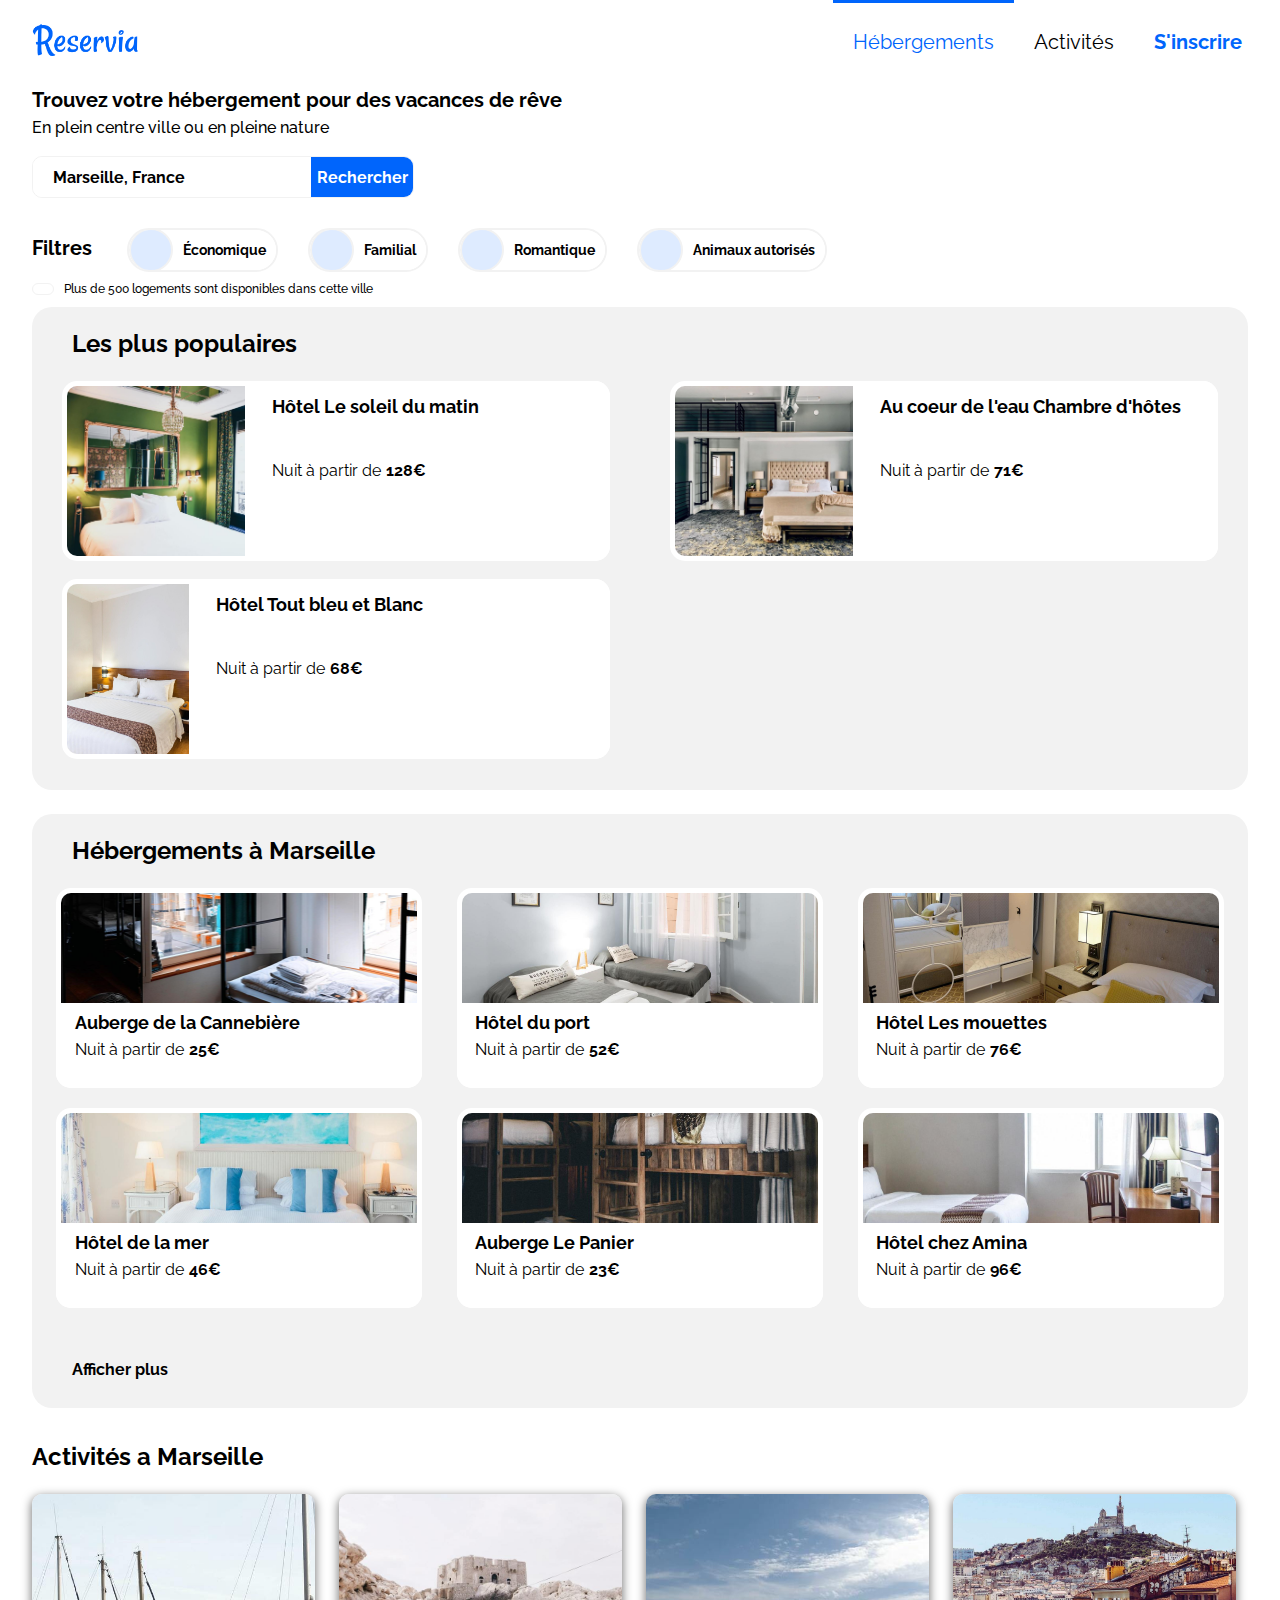
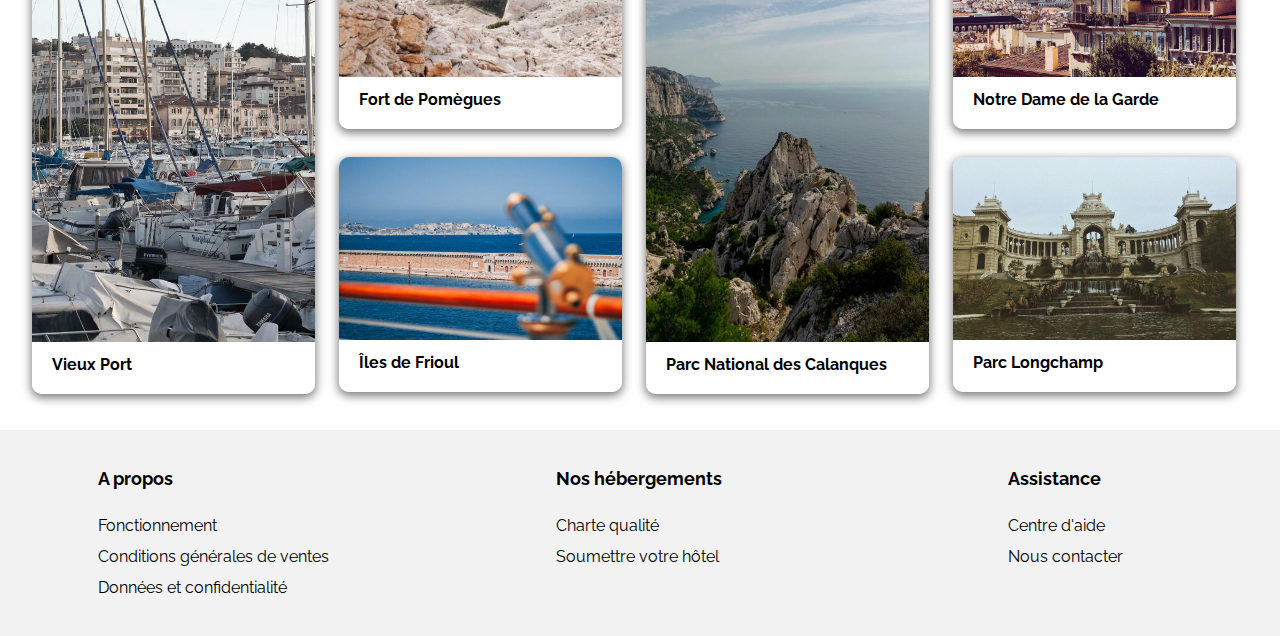
<file: index.html>
<!DOCTYPE html>
<html lang="fr">
  <head>
    <meta charset="utf-8" />
    <meta name="viewport" content="width=device-width,initial-scale=1" />
    <title>Reservia</title>
    <!-- Kits -->

    <link
      rel="stylesheet"
      href="https://cdnjs.cloudflare.com/ajax/libs/font-awesome/5.15.3/css/all.min.css"
      integrity="sha512-iBBXm8fW90+nuLcSKlbmrPcLa0OT92xO1BIsZ+ywDWZCvqsWgccV3gFoRBv0z+8dLJgyAHIhR35VZc2oM/gI1w=="
      crossorigin="anonymous"
    />

    <!-- CSS -->
    <link rel="stylesheet" type="text/css" href="./styles/style.css" />
  </head>
  <body>
    <div class="page">
      <header class="topbar">
        <div class="logo_header">
          <img
            class="logo"
            src="./images/logo/Reservia@3x.png"
            alt="logo Reservia"
          />
        </div>
        <nav>
          <ul>
            <li class="page_active"><a href="#hebergement">Hébergements</a></li>
            <li><a href="#activites"> Activités </a></li>
            <li class="nav_inscrire"><a href="">S'inscrire</a></li>
          </ul>
        </nav>
      </header>
      <section class="intro">
        <h2>Trouvez votre hébergement pour des vacances de rêve</h2>
        <p>En plein centre ville ou en pleine nature</p>
        <form class="form_recherche">
          <i class="fas fa-map-marker-alt"></i>
          <input
            class="input_recherche"
            type="text"
            id="city"
            name="city_name"
            placeholder="Marseille, France"
          />
          <button class="btn_recherche">
            <span>Rechercher</span>
            <i class="fas fa-search"></i>
          </button>
        </form>
        <div class="filtre">
          <h3>Filtres</h3>
          <div class="div_filtre">
            <div class="contenu_filtre">
              <div class="icon_filtre">
                <i class="fas fa-money-bill-wave"></i>
              </div>
              <button>Économique</button>
            </div>
            <div class="contenu_filtre">
              <div class="icon_filtre"><i class="fas fa-child"></i></div>
              <button>Familial</button>
            </div>
            <div class="contenu_filtre">
              <div class="icon_filtre"><i class="fas fa-heart"></i></div>
              <button>Romantique</button>
            </div>
            <div class="contenu_filtre">
              <div class="icon_filtre"><i class="fas fa-dog"></i></div>
              <button>Animaux autorisés</button>
            </div>
          </div>
        </div>
        <div class="information_recherche">
          <i class="fas fa-info"></i>
          <p>Plus de 500 logements sont disponibles dans cette ville</p>
        </div>
      </section>
      <section class="resultat">
        <div class="hebergement">
          <h4>Hébergements à Marseille</h4>
          <div class="heb_grille" id="hebergement">
            <div class="heb_carte">
              <a href="">
                <div class="image">
                  <img
                    src="./images/hebergements/3_medium/auberge_la_cannebiere.jpg"
                    alt="Auberge_la_cannebiere"
                  />
                </div>
                <div class="heb_description_carte">
                  <h5 class="gras heb_titre">Auberge de la Cannebière</h5>
                  <div class="heb_description_nuit">
                    <p>Nuit à partir de</p>
                    <p class="gras prix">25€</p>
                  </div>
                  <div class="avis">
                    <i class="fas fa-star"></i>
                    <i class="fas fa-star"></i>
                    <i class="fas fa-star"></i>
                    <i class="fas fa-star"></i>
                    <i class="fas fa-star gris"></i>
                  </div>
                </div>
              </a>
            </div>
            <div class="heb_carte">
              <a href="">
                <div class="image">
                  <img
                    src="./images/hebergements/3_medium/hotel_port.jpg"
                    alt="Hôtel du port"
                  />
                </div>
                <div class="heb_description_carte">
                  <h5 class="gras heb_titre">Hôtel du port</h5>
                  <div class="heb_description_nuit">
                    <p>Nuit à partir de</p>
                    <p class="gras prix">52€</p>
                  </div>
                  <div class="avis">
                    <i class="fas fa-star"></i>
                    <i class="fas fa-star"></i>
                    <i class="fas fa-star"></i>
                    <i class="fas fa-star"></i>
                    <i class="fas fa-star"></i>
                  </div>
                </div>
              </a>
            </div>
            <div class="heb_carte">
              <a href="">
                <div class="image">
                  <img
                    src="./images/hebergements/3_medium/hotel_les_mouettes.jpg"
                    alt="hotel les mouettes"
                  />
                </div>
                <div class="heb_description_carte">
                  <h5 class="gras heb_titre">Hôtel Les mouettes</h5>
                  <div class="heb_description_nuit">
                    <p>Nuit à partir de</p>
                    <p class="gras prix">76€</p>
                  </div>
                  <div class="avis">
                    <i class="fas fa-star"></i>
                    <i class="fas fa-star"></i>
                    <i class="fas fa-star"></i>
                    <i class="fas fa-star"></i>
                    <i class="fas fa-star gris"></i>
                  </div>
                </div>
              </a>
            </div>
            <div class="heb_carte">
              <a href="">
                <div class="image">
                  <img
                    src="./images/hebergements/3_medium/hotel_de_la_mer.jpg"
                    alt="hotel de la mer"
                  />
                </div>
                <div class="heb_description_carte">
                  <h5 class="gras heb_titre">Hôtel de la mer</h5>
                  <div class="heb_description_nuit">
                    <p>Nuit à partir de</p>
                    <p class="gras prix">46€</p>
                  </div>
                  <div class="avis">
                    <i class="fas fa-star"></i>
                    <i class="fas fa-star"></i>
                    <i class="fas fa-star"></i>
                    <i class="fas fa-star gris"></i>
                    <i class="fas fa-star gris"></i>
                  </div>
                </div>
              </a>
            </div>
            <div class="heb_carte">
              <a href="">
                <div class="image">
                  <img
                    src="./images/hebergements/3_medium/auberge_le_panier.jpg"
                    alt="auberge le panier"
                  />
                </div>
                <div class="heb_description_carte">
                  <h5 class="gras heb_titre">Auberge Le Panier</h5>
                  <div class="heb_description_nuit">
                    <p>Nuit à partir de</p>
                    <p class="gras prix">23€</p>
                  </div>
                  <div class="avis">
                    <i class="fas fa-star"></i>
                    <i class="fas fa-star"></i>
                    <i class="fas fa-star"></i>
                    <i class="fas fa-star"></i>
                    <i class="fas fa-star gris"></i>
                  </div>
                </div>
              </a>
            </div>
            <div class="heb_carte">
              <a href="">
                <div class="image">
                  <img
                    src="./images/hebergements/3_medium/hotel_chez_amina.jpg"
                    alt="hotel chez amina"
                  />
                </div>
                <div class="heb_description_carte">
                  <h5 class="gras heb_titre">Hôtel chez Amina</h5>
                  <div class="heb_description_nuit">
                    <p>Nuit à partir de</p>
                    <p class="gras prix">96€</p>
                  </div>
                  <div class="avis">
                    <i class="fas fa-star"></i>
                    <i class="fas fa-star"></i>
                    <i class="fas fa-star"></i>
                    <i class="fas fa-star"></i>
                    <i class="fas fa-star"></i>
                  </div>
                </div>
              </a>
            </div>
          </div>
            <p class="gras affiche_plus">Afficher plus</p>
        </div>
        <div class="populaire">
          <div class="pop_div">
            <h4>Les plus populaires</h4>
            <i class="fas fa-chart-line" aria-hidden="true"></i>
          </div>
          <div class="pop_grille">
            <div class="pop_carte">
              <a href="">
                <img
                  src="./images/hebergements/3_medium/hotel_le_soleil_du_matin.jpg"
                  alt="hotel le soleil du matin"
                />
                <div class="pop_description_carte">
                  <h5 class="gras pop_titre">Hôtel Le soleil du matin</h5>
                  <div class="pop_description_nuit">
                    <p>Nuit à partir de</p>
                    <p class="gras prix">128€</p>
                  </div>
                  <div class="avis pop_avis">
                    <i class="fas fa-star"></i>
                    <i class="fas fa-star"></i>
                    <i class="fas fa-star"></i>
                    <i class="fas fa-star"></i>
                    <i class="fas fa-star"></i>
                  </div>
                </div>
              </a>
            </div>
            <div class="pop_carte">
              <a href="">
                <img
                  src="./images/hebergements/3_medium/au_coeur_de-leau_chambre_dhotes.jpg"
                  alt="au coeur de l'eau chambre d'hôtes"
                />
                <div class="pop_description_carte">
                  <h5 class="gras pop_titre">
                    Au coeur de l'eau Chambre d'hôtes
                  </h5>
                  <div class="pop_description_nuit">
                    <p>Nuit à partir de</p>
                    <p class="gras prix">71€</p>
                  </div>
                  <div class="avis pop_avis">
                    <i class="fas fa-star"></i>
                    <i class="fas fa-star"></i>
                    <i class="fas fa-star"></i>
                    <i class="fas fa-star"></i>
                    <i class="fas fa-star gris"></i>
                  </div>
                </div>
              </a>
            </div>
            <div class="pop_carte">
              <a href="">
                <img
                  src="./images/hebergements/3_medium/hotel_tout_bleu_et_blanc.jpg"
                  alt="Hôtel Tout bleu et Blanc"
                />
                <div class="pop_description_carte">
                  <h5 class="gras pop_titre">Hôtel Tout bleu et Blanc</h5>
                  <div class="pop_description_nuit">
                    <p>Nuit à partir de</p>
                    <p class="gras prix">68€</p>
                  </div>
                  <div class="avis pop_avis">
                    <i class="fas fa-star"></i>
                    <i class="fas fa-star"></i>
                    <i class="fas fa-star"></i>
                    <i class="fas fa-star"></i>
                    <i class="fas fa-star gris"></i>
                  </div>
                </div>
              </a>
            </div>
          </div>
        </div>
      </section>
      <section class="activites" id="activites">
        <h4>Activités a Marseille</h4>
        <div class="activites_grid">
          <div class="image_2_hauteur">
            <a href="">
              <img
                src="./images/activites/3_medium/vieux_port.jpg"
                alt="Vieux Port"
              />
              <div class="desc_activites">
                <h5 class="gras">Vieux Port</h5>
              </div>
            </a>
          </div>
          <div class="act_image">
            <div class="image_1_hauteur">
              <a href="">
                <img
                  src="./images/activites/3_medium/fort_de_pomegues.jpg"
                  alt="Fort de Pomègues"
                />
                <div class="desc_activites gras">
                  <h5 class="gras">Fort de Pomègues</h5>
                </div>
              </a>
            </div>
            <div class="image_1_hauteur">
              <a href="">
                <img
                  src="./images/activites/3_medium/iles_de_frioul.jpg"
                  alt="Îles de Frioul"
                />
                <div class="desc_activites gras">
                  <h5 class="gras">Îles de Frioul</h5>
                </div>
              </a>
            </div>
          </div>

          <div class="image_2_hauteur">
            <a href="">
              <img
                src="./images/activites/3_medium/parc_national_des_calanques.jpg"
                alt="Parc National des Calanques"
              />
              <div class="desc_activites gras">
                <h5 class="gras">Parc National des Calanques</h5>
              </div>
            </a>
          </div>
          <div class="act_image">
            <div class="image_1_hauteur">
              <a href="">
                <img
                  src="./images/activites/3_medium/notre_dame_de_la_garde.jpg"
                  alt="Notre Dame de la Garde"
                />
                <div class="desc_activites gras">
                  <h5 class="gras">Notre Dame de la Garde</h5>
                </div>
              </a>
            </div>
            <div class="image_1_hauteur">
              <a href="">
                <img
                  src="./images/activites/3_medium/parc_longchamp.jpg"
                  alt="Parc Longchamp"
                />
                <div class="desc_activites gras">
                  <h5 class="gras">Parc Longchamp</h5>
                </div>
              </a>
            </div>
          </div>
        </div>
      </section>
    </div>
    <footer>
      <div class="footer_propos">
        <p class="footer_titre gras">A propos</p>
        <a href="">Fonctionnement</a>
        <a href="">Conditions générales de ventes</a>
        <a href="">Données et confidentialité</a>
      </div>
      <div class="footer_hebergement">
        <p class="footer_titre gras">Nos hébergements</p>
        <a href="">Charte qualité</a>
        <a href="">Soumettre votre hôtel</a>
      </div>
      <div class="footer_assistance">
        <p class="footer_titre gras">Assistance</p>
        <a href="">Centre d'aide</a>
        <a href="">Nous contacter</a>
      </div>
    </footer>
  </body>
</html>
</file>
<file: styles/style.css>
/* ! Reset CSS !*/

html,
body,
div,
h1,
h2,
h3,
h4,
h5,
h6,
p,
a,
img,
i,
ul,
li,
form,
label,
aside,
footer,
header,
menu,
nav,
section {
  margin: 0;
  padding: 0;
  border: 0;
  font-size: 100%;
  font: inherit;
  vertical-align: baseline;
}
/* HTML5 display-role reset for older browsers */

aside,
footer,
header,
nav,
section {
  display: block;
}
body {
  line-height: 1;
}
ol,
ul {
  list-style: none;
}

/* ? End Reset Css */
/* Font Face */

@font-face {
  font-family: "Raleway";
  src: url("../font/Raleway-VariableFont_wght.ttf") format("truetype");
}

@font-face {
  font-family: "Raleway_2";
  src: url("../font/Raleway-Bold.ttf") format("truetype");
}

/* Général */

body,
p {
  font-family: "Raleway", serif;
}

.page {
  margin: 0% 2.5%;
}

/* Header (NavBar) */

.topbar {
  display: flex;
  flex-direction: row;
  top: 0;
  position: fixed;
  width: 100%;
  height: 80px;
  background-color: white;
  z-index: 1000;
}

.logo_header {
  width: 20%;
}
.logo {
  height: 50px;
  margin: 15px 15px 15px 0px;
}

nav {
  display: flex;
  justify-content: flex-end;

  width: 80%;
  margin-right: 5%;
}
nav ul {
  display: flex;
  flex-direction: row;
  margin-right: 50px;
  align-items: center;
}
nav li {
  padding: 29px 20px;
  color: black;
  font-size: 20px;
  border-top: 3px solid transparent;
}

.page_active { 
  color: #0065fc;
  border-top: 3px solid #0065fc;
}

.page_active a{ 
  color: #0065fc;
}

.nav_inscrire {
  color: #0065fc;
  font-family: "Raleway_2", serif;
}

nav a {
  text-decoration: none;
}
nav a:visited {
  color: inherit;
}

li:hover {
  color: #0065fc;
  border-top: 3px solid #0065fc;
  cursor: pointer;
}

li:hover a{
  color: #0065fc;
}

/* Introduction */
h2 {
  font-family: "Raleway_2", serif;
  padding: 10px 0px;
  font-size: 20px;
}

.intro {
  margin-top: 80px;
}

.intro p {
  font-size: 16px;
  font-weight: 500;
}

a,
a:visited {
  text-decoration: none;
  color: inherit;
}
/* Formulaire recherche de ville */

.form_recherche {
  width: 380px;
  height: 40px;
  overflow: hidden;
  border: 1px solid #f2f2f2;
  border-radius: 10px;
  margin-top: 20px;
}

.form_recherche i {
  font-size: 18px;
  width: 40px;
  height: 20px;
  margin: 0;
  background-color: #f2f2f2;
  padding: 10px 0px 10px 0px;
  text-align: center;
}

.input_recherche {
  position: relative;
  width: 210px;
  height: 20px;
  border: 0;
  margin: 0;
  padding: 10px 0px 10px 20px;
  font-family: "Raleway_2", serif;
  color: black;
  outline-width: 0;
  font-size: 16px;
}

.input_recherche::placeholder {
  font-family: "Raleway_2", serif;
  font-size: 16px;
  color: black;
}

.btn_recherche {
  display: block;
  position: relative;
  float: right;
  width: 102px;
  height: 40px;
  font-size: 16px;
  color: white;
  background-color: #0065fc;
  border: 0;
  outline-width: 0;
  cursor: pointer;
}

button {
  font-family: "Raleway_2", serif;
  font-size: 14px;
}

form button:active {
  border: 0px;
  text-decoration: none;
}

.fa-search {
  display: none;
}

/* Filtres de la recherche */

.filtre {
  display: flex;
  flex-direction: row;
  margin-top: 30px;
}

.filtre h3 {
  padding: 10px 20px 10px 0px;
  font-family: "Raleway_2", serif;
  font-size: 20px;
}

.div_filtre {
  display: flex;
  flex-direction: row;
  width: 100%;
  height: 40px;
}

.div_filtre div {
  display: flex;
  height: 40px;
  overflow: hidden;
  background-color: white;
  border: 2px solid #f2f2f2;
  border-radius: 30px;
  margin: 0px 15px;
}

.contenu_filtre:hover {
  border: 2px solid #0065fc;
}

.div_filtre .icon_filtre {
  position: relative;
  background-color: #deebff;
  width: 40px;
  height: 40px;
  border-radius: 30px;
  align-self: center;
  align-items: center;
  margin: 0;
}

.div_filtre .icon_filtre i {
  position: absolute;
  color: #0065fc;
  width: 40px;
  text-align: center;
}

.div_filtre div button {
  position: relative;
  height: 40px;
  background-color: white;
  border: none;
  padding: 1px 10px;
  margin: 0;
  outline-width: 0;
  cursor: pointer;
}

/* Information */

.information_recherche {
  display: flex;
  flex-direction: row;
  margin-top: 15px;
}

.information_recherche i {
  background-color: white;
  color: #0065fc;
  font-size: 14px;
  border-radius: 30px;
  border: 1px solid #f2f2f2;
  text-align: center;
  padding: 5px 10px;
}

.information_recherche p {
  display: flex;
  font-size: 12px;
  margin-left: 10px;
  align-items: center;
}

/* Section Résultats */

.resultat {
  display: flex;
}

h4 {
  font-family: "Raleway_2", serif;
  font-size: 24px;
  padding: 25px 0 25px 40px;
}

.gras {
  font-family: "Raleway_2", serif;
}

.prix {
  padding-left: 5px;
}

.avis {
  font-size: 14px;
  color: #0065fc;
}

.avis i {
  margin: 0% -0.5%;
}

.avis .gris {
  color: #f2f2f2;
}

/* Partie Hébergements et Populaires */

.hebergement,
.populaire {
  background-color: #f2f2f2;
  border-radius: 20px;
  padding-bottom: 40px;
}

.heb_titre,
.pop_titre {
  font-size: 18px;
}

.heb_carte:hover,
.pop_carte:hover {
  box-shadow: 0 3px 10px 1px #7e7e7e;
  transition: 300ms;
}

/* Partie Hébergements */

.hebergement {
  width: 65%;
  margin: 1% 0% 1% 0%;
}

#hebergement:target {
  padding-top: 160px;
  margin-top: -160px;
}

.heb_grille {
  display: grid;

  justify-items: center;
  grid-gap: 5% 3%;
  grid-template-columns: repeat(3, minmax(100px, 33.3%));
  padding: 0 2%;
}

.heb_carte {
  width: 100%;
  height: 200px;
  background-color: white;
  border-radius: 15px;
  overflow: hidden;
}

.hebergement .image {
  width: calc(100% - 10px);
  height: 250px;
  border-radius: 10px 10px 10px 10px;
  margin: 5px;
  overflow: hidden;
}

.image img {
  width: 100%;
  height: 100%;
  object-fit: cover;
  position: relative;
  top: -100px;
}

.heb_description_carte {
  background-color: white;
  display: block;
  position: relative;
  top: -145px;
  padding: 3% 0 5% 5%;
}

.heb_description_nuit {
  display: flex;
  flex-direction: row;
  padding: 10px 0%;
}

.affiche_plus {
  padding: 5px 40px;
  margin-top: 50px;
}

/* Partie Populaire */

.populaire {
  width: 35%;
  margin: 1% 1% 1% 3%;
}

.pop_div {
  display: flex;
  flex-direction: row;
  justify-content: space-between;
  padding-right: 40px;
}

.pop_div i {
  padding: 25px 0;
  font-size: 22px;
}

.populaire img {
  width: 200px;
  padding: 5px;
  border-radius: 15px 0px 0px 15px;
  z-index: 0;
  object-fit: cover;
}

.pop_grille {
  display: grid;
  justify-items: center;
  grid-gap: 5% 0%;
  grid-template-columns: repeat(1, minmax(100px, 100%));
}

.pop_carte {
  width: 90%;
  height: 150px;
  background-color: white;
  border-radius: 15px;
  overflow: hidden;
  display: flex;
  flex-direction: row;
}

.pop_carte a {
  width: 100%;
  display: flex;
  flex-direction: row;
}

.pop_description_carte {
  background-color: white;
  display: block;
  position: relative;
  padding: 3% 0% 0% 5%;
  margin-left: -5%;
  width: 100%;
}

.pop_titre {
  height: 40%;
  padding-right: 5px;
}

.pop_description_nuit {
  display: flex;
  flex-direction: row;
  height: 40%;
}

.pop_avis {
  height: 10%;
}

/* Partie Activités */
.activites {
  padding-top: 0;
}

#activites:target {
  padding-top: 80px;
  margin-top: -80px;
}

.activites h4 {
  padding: 25px 0 5px 0px;
}

.activites_grid {
  display: grid;
  grid-gap: 0 2%;
  grid-template-columns: repeat(4, minmax(100px, 25%));
  padding: 20px 1% 10px 0px;
  justify-items: center;
}

.act_image{
  width: 100%;
}

.image_2_hauteur,
.image_1_hauteur {
  width: 100%;
  border-radius: 10px;
  overflow: hidden;
  margin: 0px;
}

.image_1_hauteur,
.image_2_hauteur {
  box-shadow: 0 3px 10px 1px #7e7e7e;
}

.image_1_hauteur {
  height: 235px;
  margin-bottom: 28px;
}

.image_2_hauteur {
  height: 500px;
}

.image_1_hauteur img {
  width: 100%;
  height: 100%;
  object-fit: cover;
  position: relative;
  top: -35px;
}

.image_2_hauteur img {
  width: 100%;
  height: 100%;
  object-fit: cover;
  position: relative;
  top: -45px;
}
.desc_activites {
  width: 100%;
  height: 40px;
  background-color: white;
  display: block;
  position: relative;
  padding: 15px 20px;
}

.desc_activites {
  top: -55px;
}

/* Footer */
footer {
  display: grid;

  justify-items: center;
  grid-gap: 0;
  grid-template-columns: repeat(3, minmax(100px, 33.3%));
  padding: 40px 0px;
  background-color: #f2f2f2;
}

footer div {
  display: flex;
  flex-direction: column;
}

footer a {
  text-decoration: none;
  color: black;
  padding-top: 15px;
}

.footer_titre {
  padding-bottom: 15px;
  font-size: 18px;
}

/* Responsive */

/* 2k devices (larger desktop,2000px)*/
@media (min-width: 2000px) {
  /* Activites */

  .image_2_hauteur {
    height: 600px;
  }

  .image_1_hauteur {
    height: 280px;
    margin-bottom: 38px;
  }
}

/* XX-Large devices (large+ desktop, 1500px to 1900px)*/

@media (min-width: 1400px) and (max-width: 1900px) {
  .pop_description_nuit {
    display: block;
  }
  .pop_description_nuit .prix {
    padding-left: 0;
  }
}

/* XX-Large devices (large desktop, 1300px to 1500px)*/
@media (min-width: 1300px) and (max-width: 1400px) {
  nav {
    margin-right: 0%;
  }

  .resultat {
    flex-direction: column-reverse;
  }

  .hebergement {
    width: 100%;
    padding-bottom: 2%;
  }

  .hebergement .affiche_plus {
    padding-top: 2%;
  }

  .populaire {
    width: 100%;
    margin: 1% 0%;
    padding-bottom: 2%;
  }

  .pop_grille {
    grid-template-columns: repeat(3, minmax(100px, 33.3%));
  }

  .pop_carte {
    height: 180px;
  }
}

/* Large devices (desktop, 1000px to 1300px)*/
@media (min-width: 1000px) and (max-width: 1300px) {
  nav {
    margin-right: 0%;
  }

  .resultat {
    flex-direction: column-reverse;
  }

  .hebergement {
    width: 100%;
    padding-bottom: 2%;
  }

  .hebergement .affiche_plus {
    padding-top: 2%;
  }

  .populaire {
    width: 100%;
    margin: 1% 0%;
    padding-bottom: 4%;
  }

  .pop_grille {
    grid-template-columns: repeat(2, minmax(100px, 50%));
  }

  .pop_carte {
    height: 180px;
  }
}

/* Medium devices (tablets, 750px to 1000px) */
@media (min-width: 750px) and (max-width: 1000px) {
  nav {
    margin-right: 0%;
  }

  /* Filtres */
  .div_filtre {
    flex-wrap: wrap;
    height: 100%;
  }

  .div_filtre div {
    margin: 1% 2%;
  }

  /* Herbergement & Populaire */
  .resultat {
    flex-direction: column-reverse;
  }

  .hebergement {
    width: 100%;
    padding-bottom: 0%;
  }

  .heb_grille {
    grid-gap: 3% 3%;
    grid-template-columns: repeat(2, minmax(100px, 50%));
  }

  .hebergement .affiche_plus {
    padding-top: 0%;
    position: relative;
    top: -15px;
  }

  .affiche_plus {
    margin-top: 80px;
  }

  .populaire {
    width: 100%;
    margin: 1% 0%;
    padding-bottom: 10%;
  }

  .pop_grille {
    grid-template-columns: repeat(1, minmax(100px, 100%));
  }

  .pop_carte {
    height: 180px;
  }

  /* Activités */

  .activites_grid {
    grid-gap: 0 2%;
    grid-template-columns: repeat(2, minmax(100px, 50%));
  }

  .image_1_hauteur {
    height: 160px;
  }
  .image_2_hauteur {
    height: 348px;
  }

  .image_1_hauteur img,
  .image_2_hauteur img {
    top: -40px;
  }

  .desc_activites {
    top: -45px;
    padding: 3% 5%;
    height: 20px;
  }
}

/* Small devices (landscape phones, 400px to 750px) */
@media (min-width: 540px) and (max-width: 750px) {
  /* Header */
  .topbar {
    flex-wrap: wrap;
    position: fixed;
    width: 100%;
    height: 120px;
    left: 0;
  }

  .logo_header {
    height: 40px;
    padding: 10px 20px;
  }

  .logo {
    margin: 0px;
  }

  nav {
    margin-right: 0%;
    width: 100%;
    height: 40px;
  }

  nav ul {
    width: 100%;
    height: 40px;
    margin: 0;
  }

  nav li {
    width: 50%;
    padding: 15px 0;
    border-bottom: 3px solid #f2f2f2;
    font-size: 16px;
    text-align: center;
  }

  nav li:hover {
    border-top: 0;
    border-bottom: 3px solid #0065fc;
  }

  .page_active {
    border-top: 0;
    border-bottom: 3px solid #0065fc;
  }

  .nav_inscrire {
    position: absolute;
    top: 5px;
    right: 25%;
    padding: 25px;
    border-bottom: 0;
    width: 0px;
  }

  .nav_inscrire:hover {
    border: 0;
  }
  /* Intro */

  .intro {
    margin-top: 125px;
  }

  .form_recherche {
    margin-left: auto;
    margin-right: auto;
  }

  /* Filtres */
  .div_filtre {
    flex-wrap: wrap;
    height: 100%;
  }

  .div_filtre div {
    margin: 1% 2%;
  }

  /* Herbergement & Populaire */
  .resultat {
    flex-direction: column-reverse;
  }

  h4 {
    padding: 20px 0 20px 30px;
  }

  .hebergement {
    width: 100%;
    padding-bottom:0 ;
    background: 0;
  }

  #hebergement:target {
    padding-top: 180px;
    margin-top: -180px;
  }

  .heb_grille {
    grid-gap: 2% 2%;
    grid-template-columns: repeat(2, minmax(100px, 50%));
  }


  .heb_carte {
    box-shadow: 0 3px 10px 1px #7e7e7e;
  }

  .heb_description_carte {
    padding-top: 1%;
    top: -140px;
  }

  .hebergement .affiche_plus {
    padding-top: 0%;
    position: relative;
    top: -10px;
    padding: 5px 10px;
    font-size: 18px;
  }

  .affiche_plus {
    margin-top: 65px;
  }

  .populaire {
    width: 105%;
    margin: 4% -2.5%;
    padding-bottom: 15%;
  }

  .pop_grille {
    grid-template-columns: repeat(1, minmax(100px, 100%));
  }

  .pop_carte {
    height: 180px;
  }

  /* Activités */

  #activites:target {
    padding-top: 120px;
    margin-top: -120px;
  }

  .activites_grid {
    grid-gap: 2% 2%;
    grid-template-columns: repeat(1, minmax(100px, 100%));
    height: 100%;
  }

  .image_1_hauteur,
  .image_2_hauteur {
    height: 200px;
  }

  .image_1_hauteur img,
  .image_2_hauteur img {
    top: -25px;
  }

  .desc_activites {
    top: -45px;
    padding: 3% 5%;
    height: 20px;
  }

  /* Footer */

  footer {
    margin-top: 60px;
    padding: 20px 0px;
    grid-gap: 10%;
    grid-template-columns: repeat(1, minmax(100px, 100%));
    background-color: #f2f2f2;
    height: 400px;
  }

  footer div {
    width: 90%;
    padding: 1% 5%;
  }

  .footer_titre {
    padding-bottom: 5px;
    text-align: left;
  }
}

/* Small devices (phones, under 540px) */
@media (max-width: 540px) {
  /* Header */
  .topbar {
    flex-wrap: wrap;
    position: fixed;
    width: 100%;
    height: 120px;
    left: 0;
  }

  .logo_header {
    height: 40px;
    padding: 10px 20px;
  }

  .logo {
    margin: 0px;
  }

  nav {
    margin-right: 0%;
    width: 100%;
    height: 40px;
  }

  nav ul {
    width: 100%;
    height: 40px;
    margin: 0;
  }

  nav li {
    width: 50%;
    padding: 15px 0;
    border-bottom: 3px solid #f2f2f2;
    font-size: 16px;
    text-align: center;
  }

  nav li:hover {
    border-top: 0;
    border-bottom: 3px solid #0065fc;
  }

  .page_active {
    border-top: 0;
    border-bottom: 3px solid #0065fc;
  }

  .nav_inscrire {
    position: absolute;
    top: 5px;
    right: 25%;
    padding: 25px;
    border-bottom: 0;
    width: 0px;
  }

  .nav_inscrire:hover {
    border: 0;
  }

  /* Intro */

  .intro {
    margin-top: 125px;
  }

  .intro p {
    font-size: 14px;
  }

  .form_recherche {
    width: 95%;
    margin-left: auto;
    margin-right: auto;
  }

  .form_recherche i {
    font-size: 18px;
  }

  .form_recherche input {
    width: 60%;
    padding: 10px 0 10px 4%;
    font-size: 14px;
  }

  .form_recherche button {
    width: 15%;
    border-radius: 10px;
  }

  .form_recherche button span {
    display: none;
  }
  .fa-search {
    display: contents;
  }

  /* Filtres */

  .filtre {
    flex-direction: column;
  }
  .div_filtre {
    flex-wrap: wrap;
    height: 100%;
  }

  .div_filtre div {
    margin: 1% 1%;
  }

  .information_recherche i,
  .information_recherche p {
    font-size: 12px;
  }

  /* Herbergement & Populaire */
  .resultat {
    flex-direction: column-reverse;
  }

  h4 {
    padding: 20px 0 20px 20px;
    font-size: 20px;
  }

  .heb_titre,
  .pop_titre {
    font-size: 16px;
  }

  .heb_description_carte p,
  .pop_description_carte p {
    font-size: 14px;
  }

  .hebergement {
    width: 100%;
    padding-bottom: 0%;
    background: 0;
  }

  #hebergement:target {
    padding-top: 180px;
    margin-top: -180px;
  }

  .heb_grille {
    grid-gap: 2% 2%;
    grid-template-columns: repeat(1, minmax(100px, 100%));
  }

  .heb_carte {
    box-shadow: 0 3px 10px 1px #7e7e7e;
    height: 180px;
  }

  .heb_carte img {
    top: -75px;
  }

  .heb_description_carte {
    top: -155px;
    padding: 3% 0 4% 5%;
  }

  .heb_description_nuit {
    padding: 2.5% 0;
  }

  .hebergement .affiche_plus {
    padding-top: 0%;
    position: relative;
    padding: 5px 10px;
    font-size: 18px;
  }

  .affiche_plus {
    margin-top: 130px;
  }

  .populaire {
    width: 105%;
    margin: 4% -2.5%;
    padding-bottom: 20%;
  }

  .pop_div i,
  .pop_div h4 {
    padding-top: 5%;
    padding-bottom: 5%;
  }

  .pop_grille {
    grid-template-columns: repeat(1, minmax(100px, 100%));
  }

  .pop_carte {
    height: 120px;
  }

  .populaire img {
    width: 40%;
  }

  .pop_description_carte {
    margin-left: 0%;
  }

  /* Activités */

  .activites {
    margin-top: 5px;
  }

  #activites:target {
    padding-top: 120px;
    margin-top: -120px;
  }

  .activites_grid {
    grid-gap: 2% 2%;
    grid-template-columns: repeat(1, minmax(100px, 100%));
    height: 100%;
  }

  .image_1_hauteur,
  .image_2_hauteur {
    height: 200px;
  }

  .image_1_hauteur img,
  .image_2_hauteur img {
    top: -25px;
  }

  .desc_activites {
    top: -45px;
    padding: 3% 5%;
    height: 20px;
  }

  /* Footer */

  footer {
    margin-top: 60px;
    padding: 20px 0px;
    grid-gap: 10%;
    grid-template-columns: repeat(1, minmax(100px, 100%));
    background-color: #f2f2f2;
    height: 400px;
  }

  footer div {
    width: 90%;
    padding: 1% 5%;
  }

  .footer_titre {
    padding-bottom: 5px;
    text-align: left;
  }
}
</file>
